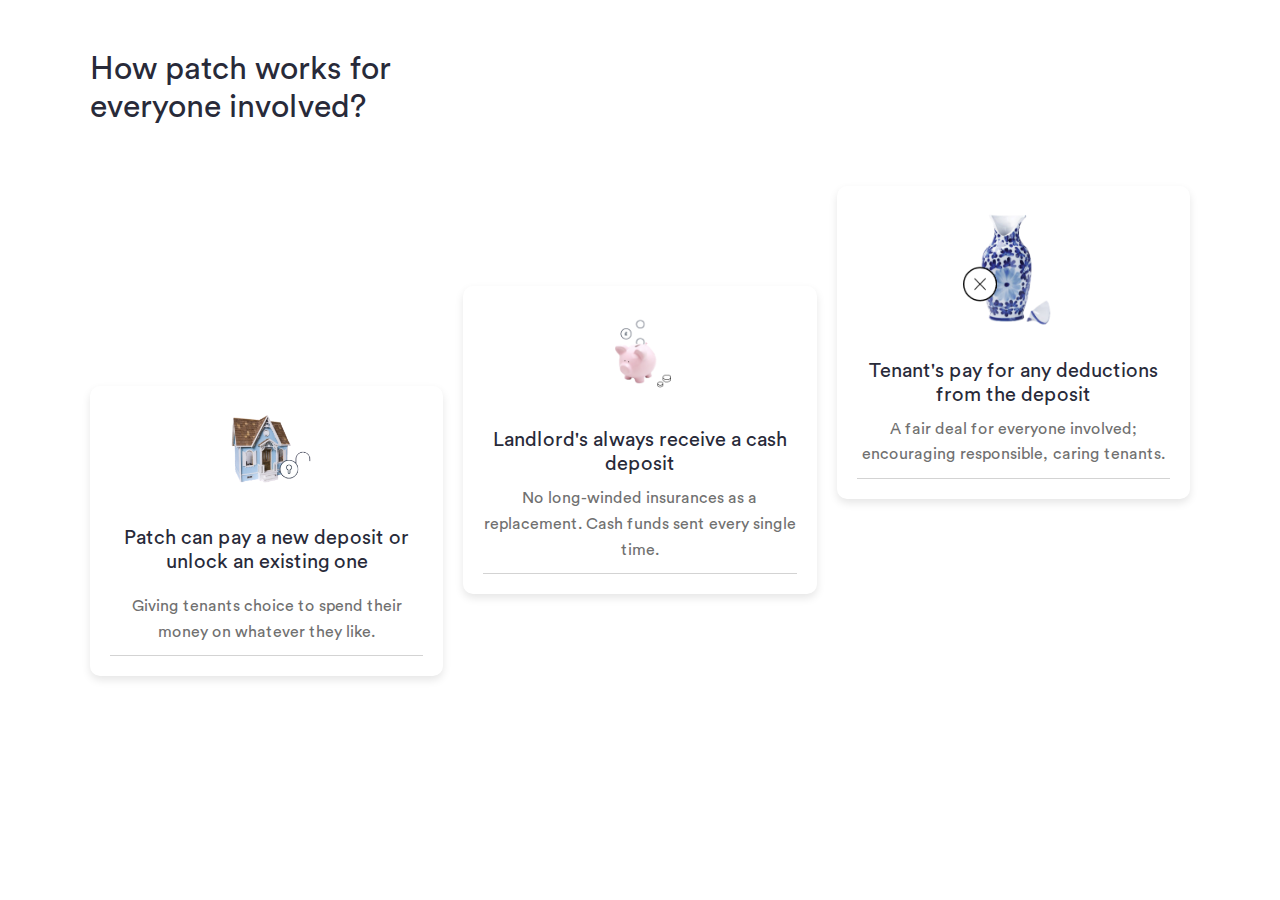
<file: main-section-website/index.html>
<!DOCTYPE html>
<html lang="en">
	<head>
		<meta charset="UTF-8">
		<title>Title</title>
		<link rel="stylesheet" href="css/style.css" type="text/css" />
		
		<link rel="icon" type="image/png" sizes="32x32" href="images/favicon.ico" />

		<meta name="viewport" content="width=device-width, initial-scale=1.0" />
		<meta property="og:image" content="" />
		<meta name="description" content="" />
		<meta name="keywords" content="" />
	</head>
	<body>


    <section class="how-it-works">
        <div class="wrapper">
            <h2>How patch works for everyone involved?</h2>
            <div class="features">
                <div class="feature1">
                    <img src="images/image1.png" alt="House">
                    <h3>Patch can pay a new deposit or unlock an existing one</h3>
                    <p>Giving tenants choice to spend their money on whatever they like.</p>
                </div>
                <div class="feature2">
                    <img src="images/image2.png" alt="Piggy Bank">
                    <h3>Landlord's always receive a cash deposit</h3>
                    <p>No long-winded insurances as a replacement. Cash funds sent every single time.</p>
                </div>
                <div class="feature3">
                    <img src="images/image3.png" alt="Broken Vase">
                    <h3>Tenant's pay for any deductions from the deposit</h3>
                    <p>A fair deal for everyone involved; encouraging responsible, caring tenants.</p>
                </div>
            </div>
        </div>
    </section>
		
	</body>
</html>
</file>
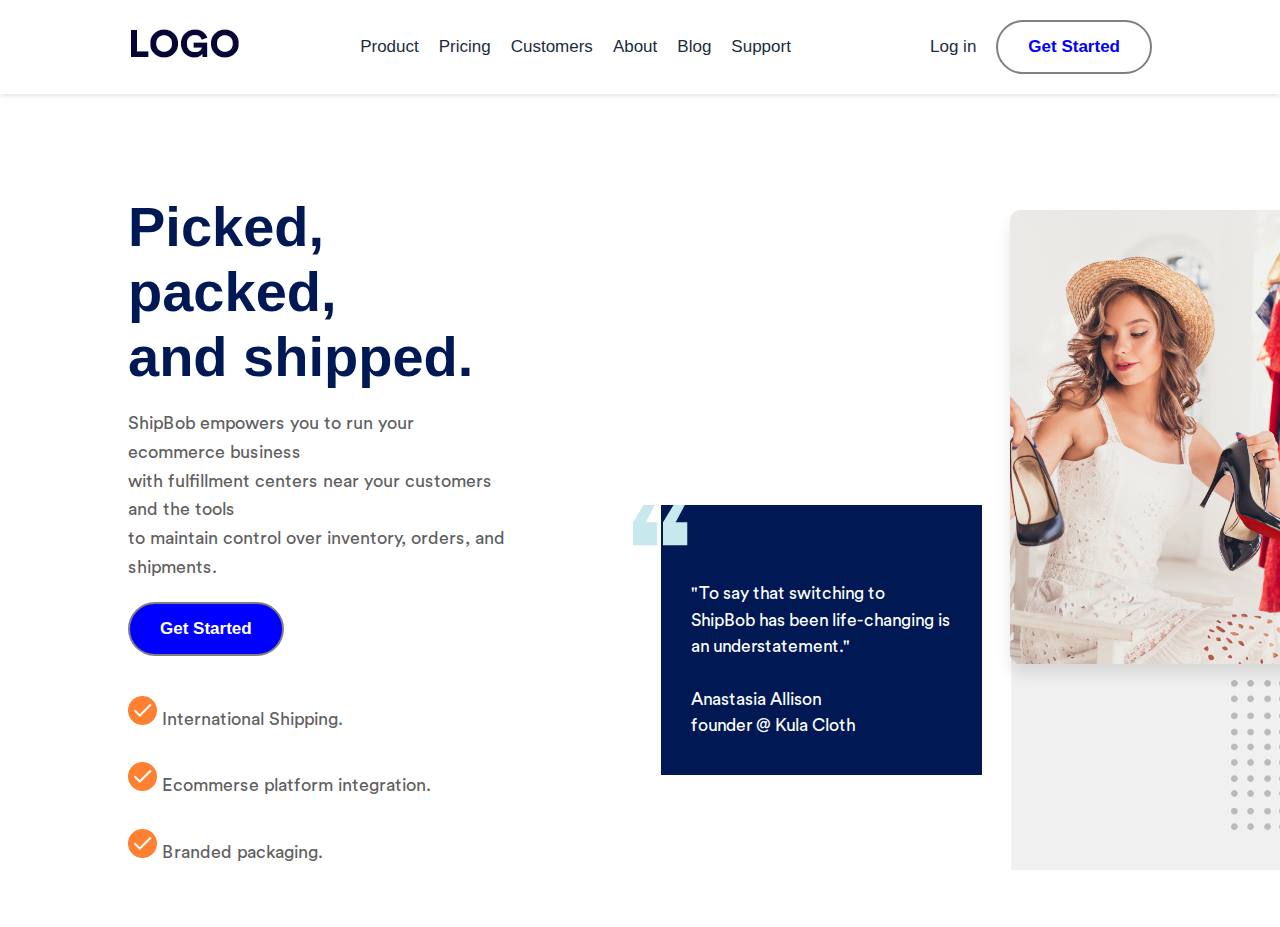
<file: shipping-website-spotlight/index.html>
<!DOCTYPE html>
<html lang="en">
<head>
    <meta charset="UTF-8">
    <title>Shake Website Spotlight</title>
    <link rel="stylesheet" href="css/style.css" type="text/css">
    <meta name="viewport" content="width=device-width, initial-scale=1.0">

</head>
<body>
    <header>
        <div class="logo">
            <img src="images/logo.png">
        </div>
        <nav>
            <ul>
                <li><a href="#">Product</a></li>
                <li><a href="#">Pricing</a></li>
                <li><a href="#">Customers</a></li>
                <li><a href="#">About</a></li>
                <li><a href="#">Blog</a></li>
                <li><a href="#">Support</a></li>
            <ul>
        </nav>
              <nav>
                <ul class="myalign">

                <li><a href="#">Log in </a></li>
                <li><a href="#" class="cta-button">Get Started</a></li>
            </ul>
        </nav>
    </header>
    <section class="hero">
        <div class="hero-text">
            <h1>Picked, packed,<br> and shipped.</h1>
            <br>
            <p>ShipBob empowers you to run your ecommerce business<br> with fulfillment centers near your customers and the tools<br> to maintain control over inventory, orders, and<br> shipments.</p>
            <br>
            <ul>
                <li><a href="#" class="cta-button1">Get Started</a></li>
                
            </ul>

            <br>
            <br>

             <p class="like">
                <img src="images/tick.png" >
                International Shipping.
                <br>
                <br>
                
                <img src="images/tick.png">
                Ecommerse platform integration.
                <br>
                <br>
                
                <img src="images/tick.png">
                Branded packaging.

            </p>

        </div>        

        <div class="image-container">
            <div class="grey-bg"></div>
            <img src="images/image.png" class="top-image">
            <img src="images/mesh.png" alt="Ecommerce" class="bottom-image">
        </div>

        <div class="blue-background">
            <img src="images/quote.png" class="quotes">
        <p class="text-on-top">"To say that switching to ShipBob has been life-changing is an understatement." <br><br> Anastasia Allison<br> founder @ Kula Cloth</p>
</div>
    </section>
</body>
</html>
</file>
<file: main-section-website/css/style.css>
* {
	margin: 0;
	padding: 0;
	border: 0;
	vertical-align: baseline;
	background: transparent;
	font-weight: normal;
	text-decoration: none;
	outline: none;
	-webkit-box-sizing: border-box;
	-moz-box-sizing: border-box;
	box-sizing: border-box;
}
ol, ul {
	list-style: none;
}
del {
	text-decoration: line-through;
}
body {
	font-family: "Circular-Std-Regular", Arial, Helvetica, sans-serif;
	font-size: 17px;
	color: #282A39;
	overflow-x: hidden;
	min-width: 320px;
	font-weight: 400;
}
input,textarea,select{
	font-family: "Circular-Std-Regular", Arial, Helvetica, sans-serif;
	font-weight: 400;
}

a{
	color: #282A39;
}
a:hover,.submit:hover{
	filter: alpha(opacity = 85);
	-moz-opacity: 0.85;
	-khtml-opacity: 0.85;
	opacity: 0.85;
}
.thumb{
	display: block;
}
.thumb img{
	display: block;
	width:100%;
}
p{
	line-height:1.6em;
	font-size: 16px;
	font-family: "Circular-Std-Regular", Arial;
	font-weight: 400;
}
.hidden{
	display:none;
}
br.clear {
	clear: both;
	line-height: 0;
}
.wrapper {
	width: 90%;
	margin: 0 auto;
	max-width:1100px;
}
@font-face {
	font-family: 'Circular-Std-Regular';
	src:url('../fonts/CircularStd-Regular.woff2') format('woff2');
	src:url('../fonts/CircularStd-Regular.woff') format('woff');
	font-style: normal;
}
@font-face {
    font-family: 'Circular-Std-Bold';
    src: url("../fonts/CircularStd-Bold.woff2") format("woff2");
    src: url("../fonts/CircularStd-Bold.woff") format("woff");
    font-style: normal
}

.how-it-works {
    padding: 50px 0;
    text-align: center;
}

.how-it-works h2 {
    font-size: 32px;
    color: #282A39;
    margin-bottom: 60px;
  /*  margin-right: 100%;*/
  text-align: left;
    width: 35%
}

.features {
    display: flex;
    justify-content: space-between;
    gap: 20px;
    align-items: flex-start;

}

.feature1 {
    background: white;
    border-radius: 10px;
    padding: 20px;
    box-shadow: 0 4px 8px rgba(0, 0, 0, 0.1);
    flex: 1;
    margin-top: 200px;
}

.feature1 img {
    max-width: 100px;
    margin-bottom: 20px;
}

.feature1 h3 {
    font-size: 20px;
    color: #282A39;
    margin-bottom: 20px;
}

.feature1 p {
    color: #707070;
    line-height: 1.6em;
}

.feature2 {
    background: white;
    border-radius: 10px;
    padding: 20px;
    box-shadow: 0 4px 8px rgba(0, 0, 0, 0.1);
    flex: 1;
    margin-top: 100px;
}

.feature2 img {
    max-width: 100px;
    margin-bottom: 20px;
}

.feature2 h3 {
    font-size: 20px;
    color: #282A39;
    margin-bottom: 10px;
}

.feature2 p {
    color: #707070;
    line-height: 1.6em;
}

.feature3 {
    background: white;
    border-radius: 10px;
    padding: 20px;
    box-shadow: 0 4px 8px rgba(0, 0, 0, 0.1);
    flex: 1;
    margin-top: -25;
}

.feature3 img {
    max-width: 100px;
    margin-bottom: 20px;
}

.feature3 h3 {
    font-size: 20px;
    color: #282A39;
    margin-bottom: 10px;
}

.feature3 p {
    color: #707070;
    line-height: 1.6em;
}

.feature1::after, .feature2::after, .feature3::after {
    content: '';
    display: block;
    width: 100%;
    height: 1px;
    background: #D3D3D3;
    margin: 10px auto 0 auto;
}
</file>
<file: shipping-website-spotlight/css/style.css>
* {
	margin: 0;
	padding: 0;
	border: 0;
	vertical-align: baseline;
	background: transparent;
	font-weight: normal;
	text-decoration: none;
	outline: none;
	-webkit-box-sizing: border-box;
	-moz-box-sizing: border-box;
	box-sizing: border-box;
}
ol, ul {
	list-style: none;
}
del {
	text-decoration: line-through;
}
body {
	font-family: "Circular-Std-Regular", Arial, Helvetica, sans-serif;
	font-size: 17px;
	color: #1C2C40;
	overflow-x: hidden;
	min-width: 320px;
	font-weight: 400;
}
input,textarea,select{
	font-family: "Circular-Std-Regular", Arial, Helvetica, sans-serif;
	font-weight: 400;
}

a{
	color: #1C2C40;
}
a:hover,.submit:hover{
	filter: alpha(opacity = 85);
	-moz-opacity: 0.85;
	-khtml-opacity: 0.85;
	opacity: 0.85;
}
.thumb{
	display: block;
}
.thumb img{
	display: block;
	width:100%;
}
p{
	line-height:1.6em;
	font-size: 16px;
	font-family: "Circular-Std-Regular", Arial;
	font-weight: 400;
}
.hidden{
	display:none;
}
br.clear {
	clear: both;
	line-height: 0;
}
.wrapper {
	width: 90%;
	margin: 0 auto;
	max-width:1100px;
}
@font-face {
	font-family: 'Circular-Std-Regular';
	src:url('../fonts/CircularStd-Regular.woff2') format('woff2');
	src:url('../fonts/CircularStd-Regular.woff') format('woff');
	font-style: normal;
}
@font-face {
    font-family: 'Circular-Std-Bold';
    src: url("../fonts/CircularStd-Bold.woff2") format("woff2");
    src: url("../fonts/CircularStd-Bold.woff") format("woff");
    font-style: normal
}

       body {
            font-family: Arial, sans-serif;
            margin: 0;
            padding: 0;
            background: white;
        }
        header {
            background: white;
            padding: 20px 10%;
            display: flex;
            justify-content: space-between;
            align-items: center;
            box-shadow: 0 2px 4px rgba(0, 0, 0, 0.1);
        }
        header ul {
            list-style: none;
            display: flex;
            gap: 20px;
        }
        header ul li a {
            text-decoration: none;

            
        }
        .hero {
            display: flex;
            align-items: center;
            justify-content: space-between;
            padding: 60px 10%;
        }
        .hero-text h1 {
            font-size: 56px;
            font-weight:bolder ;
            color: #001854; /* Navy Blue */;
            margin-top: 40px;
        }
        .hero-text p {
            font-size: 18px;
            line-height: 1.6;
            color: #606060;
        }
        .hero-image img {
            max-width: 100%;
            border-radius: 10px;
            box-shadow: 0 10px 15px rgba(0, 0, 0, 0.1);
        }
        .cta-button1  {
        	background: blue;
        	color: white;
        	display: inline-block;
            padding: 15px 30px;
            border-radius: 30px;
            text-decoration: none;
            font-weight: bold;
            transition: background 0.3s;
            border: 2px solid grey ;

        }
        .cta-button {
            display: inline-block;
            padding: 15px 30px;
            background: white;
            color: blue;
            border-radius: 30px;
            text-decoration: none;
            font-weight: bold;
            transition: background 0.3s;
            border: 2px solid grey ;
        }

        .top-image {
        	width: auto;
        	height: 700px ;
        	margin-right: 60px;
        }

        .image-container {
              position: relative;
              width: 400px;
              height: 600px;
              overflow: visible;
              right: 0;
              left: 500px;
              margin-left: 0;
              margin-right: 0;
              float: right;
}

        .top-image {
            position: relative;
            width: 100%;
            height: auto;
            z-index: 2;
            box-shadow: 0 10px 15px rgba(0, 0, 0, 0.1);
            border-radius: 10px;
}

        .bottom-image {

                position: absolute;
                bottom: -20px;
                right: -50px;
                width: 150px;
                height: auto;
                z-index: 1;
                opacity: 0.6;
               
}

        .grey-bg {
                position: absolute;
                bottom: -60px; /* Adjust as needed */
                right: -180px;  /* Adjust as needed */
                width: 500px;  /* Make it a bit bigger than the mesh */
                height: 600px;
                background: #f0f0f0; /* Light grey */
                z-index: 0; /* Behind everything */

}

        .blue-background {
               background-color: #001854; /* Navy Blue */
               height: 270px;
               width: 400px;
               color: white;
               position: relative;
               right: 600px;
               bottom: -130px;
               z-index: 2;
               left: -170px;
}

        .text-on-top {
             color: white;

             font-size: 1.1rem;
             line-height: 1.5;
             padding: 30px;
}
        
        .quotes {

        	margin-left: -28px;
        }

        .myalign{
        	justify-content: center; /* Center horizontally */
   			 align-items: center;    /* Center vertically */
        }
</file>
